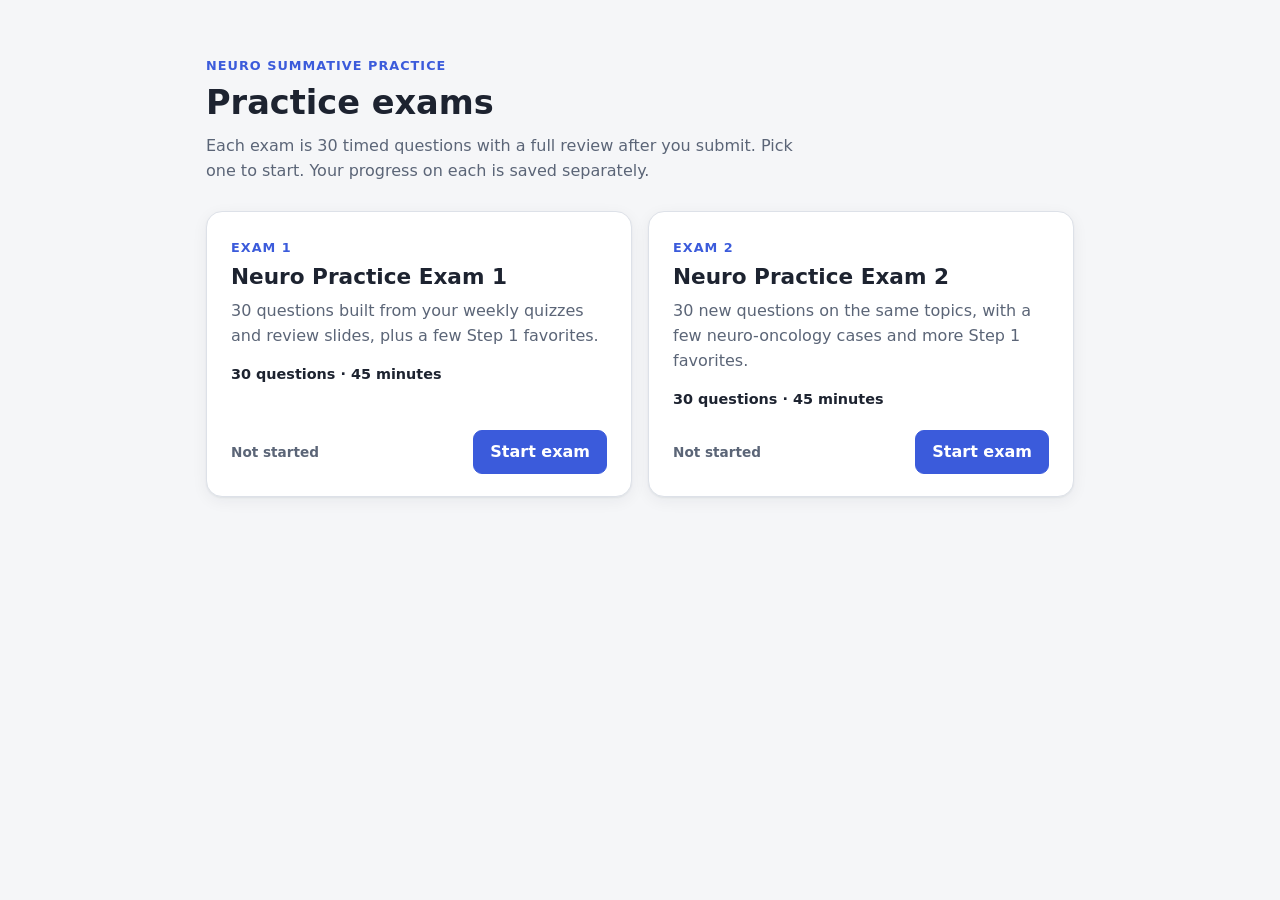
<file: index.html>
<!doctype html>
<html lang="en">
<head>
  <meta charset="utf-8">
  <meta name="viewport" content="width=device-width, initial-scale=1">
  <title>Neuro Practice Exams</title>
  <meta name="robots" content="noindex">
  <link rel="icon" href="data:image/svg+xml,<svg xmlns='http://www.w3.org/2000/svg' viewBox='0 0 100 100'><text y='.9em' font-size='90'>🧠</text></svg>">
  <link rel="stylesheet" href="css/styles.css">
</head>
<body>
  <main class="home">
    <header class="home-head">
      <p class="eyebrow">Neuro summative practice</p>
      <h1>Practice exams</h1>
      <p class="lede">Each exam is 30 timed questions with a full review after you submit. Pick one to start. Your progress on each is saved separately.</p>
    </header>

    <ul id="exam-cards" class="exam-cards" aria-label="Practice exams"></ul>
  </main>

  <script src="js/config.js"></script>
  <script src="js/exams/list.js"></script>
  <script src="js/home.js"></script>
</body>
</html>
</file>
<file: css/styles.css>
/* ---------- Theme tokens ---------- */
:root {
  --bg: #f5f6f8;
  --surface: #ffffff;
  --surface-2: #eef0f4;
  --text: #1d2330;
  --muted: #5b6577;
  --border: #dde1e8;
  --accent: #3b5bdb;
  --accent-text: #ffffff;
  --accent-soft: #e7ecff;
  --correct: #2b8a3e;
  --correct-soft: #e6f4ea;
  --wrong: #c92a2a;
  --wrong-soft: #fdecec;
  --flag: #e8590c;
  --flag-soft: #fff1e6;
  --warn: #e67700;
  --shadow: 0 1px 2px rgba(20, 30, 50, .06), 0 4px 16px rgba(20, 30, 50, .06);
  --radius: 12px;
  color-scheme: light;
}

@media (prefers-color-scheme: dark) {
  :root:not([data-theme="light"]) {
    --bg: #11141a;
    --surface: #1a1e26;
    --surface-2: #232834;
    --text: #e6e9ef;
    --muted: #9aa4b2;
    --border: #2d3442;
    --accent: #7b93ff;
    --accent-text: #0e1220;
    --accent-soft: #232c4d;
    --correct: #5ccf72;
    --correct-soft: #1b3324;
    --wrong: #ff7b7b;
    --wrong-soft: #3a1f22;
    --flag: #ffa94d;
    --flag-soft: #3a2a1a;
    --warn: #ffc078;
    --shadow: 0 1px 2px rgba(0, 0, 0, .3), 0 4px 16px rgba(0, 0, 0, .25);
    color-scheme: dark;
  }
}

/* ---------- Base ---------- */
* { box-sizing: border-box; }
html { -webkit-text-size-adjust: 100%; }
body {
  margin: 0;
  background: var(--bg);
  color: var(--text);
  font: 16px/1.55 system-ui, -apple-system, "Segoe UI", Roboto, "Helvetica Neue", Arial, sans-serif;
}
h1, h2, h3 { line-height: 1.25; margin: 0; }
button { font: inherit; color: inherit; }
kbd {
  font: 600 .8em/1 ui-monospace, "SFMono-Regular", Consolas, monospace;
  padding: .2em .45em;
  border: 1px solid var(--border);
  border-bottom-width: 2px;
  border-radius: 5px;
  background: var(--surface-2);
}
[hidden] { display: none !important; }

.btn {
  display: inline-flex;
  align-items: center;
  justify-content: center;
  gap: .4em;
  padding: .55em 1em;
  border: 1px solid var(--border);
  border-radius: 9px;
  background: var(--surface);
  cursor: pointer;
  font-weight: 600;
  transition: background .15s, border-color .15s;
}
.btn:hover { background: var(--surface-2); }
.btn:disabled { opacity: .45; cursor: default; }
.btn:focus-visible, .choice:focus-visible, .strike-btn:focus-visible, .nav-grid button:focus-visible {
  outline: 3px solid var(--accent);
  outline-offset: 2px;
}
.btn.primary { background: var(--accent); border-color: var(--accent); color: var(--accent-text); }
.btn.primary:hover { filter: brightness(1.08); }
.btn.danger { background: var(--wrong); border-color: var(--wrong); color: #fff; }
.btn.ghost { background: transparent; }
a.btn { text-decoration: none; color: var(--text); }
a.btn.primary { color: var(--accent-text); }
.btn.large { padding: .8em 1.6em; font-size: 1.05rem; }

/* ---------- Homepage ---------- */
.home {
  width: min(900px, 100%);
  margin: 0 auto;
  padding: 56px 16px 40px;
}
.home-head { margin-bottom: 28px; }
.home-head h1 { font-size: 2.1rem; }
.home-head .lede { max-width: 60ch; margin-bottom: 0; }
.exam-cards {
  list-style: none;
  padding: 0;
  margin: 0;
  display: grid;
  grid-template-columns: repeat(auto-fit, minmax(280px, 1fr));
  gap: 16px;
}
.exam-card {
  display: flex;
  flex-direction: column;
  background: var(--surface);
  border: 1px solid var(--border);
  border-radius: 16px;
  box-shadow: var(--shadow);
  padding: 26px 24px 22px;
}
.exam-card h2 { font-size: 1.35rem; }
.exam-card .lede { margin: 8px 0 14px; }
.exam-meta { margin: 0 0 20px; font-weight: 600; font-size: .9rem; }
.exam-card-foot {
  margin-top: auto;
  display: flex;
  align-items: center;
  justify-content: space-between;
  gap: 12px;
  flex-wrap: wrap;
}
.status { font-size: .85rem; font-weight: 600; color: var(--muted); }
.status.progress { color: var(--warn); }
.status.done { color: var(--correct); }
.back-link {
  display: inline-block;
  margin-bottom: 18px;
  color: var(--muted);
  font-size: .9rem;
  font-weight: 600;
  text-decoration: none;
}
.back-link:hover { color: var(--accent); }

/* ---------- Start screen ---------- */
.start {
  min-height: 100vh;
  display: grid;
  place-items: center;
  padding: 32px 16px;
}
.start-card {
  width: min(640px, 100%);
  background: var(--surface);
  border: 1px solid var(--border);
  border-radius: 16px;
  box-shadow: var(--shadow);
  padding: 36px 32px;
}
.eyebrow {
  margin: 0 0 6px;
  color: var(--accent);
  font-weight: 700;
  font-size: .8rem;
  letter-spacing: .08em;
  text-transform: uppercase;
}
.start h1 { font-size: 1.9rem; }
.lede { color: var(--muted); margin: 10px 0 24px; }
.facts {
  list-style: none;
  padding: 0;
  margin: 0 0 24px;
  display: grid;
  grid-template-columns: repeat(3, 1fr);
  gap: 10px;
}
.facts li {
  background: var(--surface-2);
  border-radius: 10px;
  padding: 12px;
  text-align: center;
}
.facts strong { display: block; font-size: 1.4rem; }
.facts span { color: var(--muted); font-size: .85rem; }
.tips h2 { font-size: 1rem; margin-bottom: 6px; }
.tips ul { margin: 0 0 24px; padding-left: 1.2em; color: var(--muted); }
.tips li { margin: 4px 0; }
.inline-x {
  display: inline-grid;
  place-items: center;
  width: 1.4em;
  height: 1.4em;
  border: 1px solid var(--border);
  border-radius: 6px;
  font-size: .8em;
}
.name-field { display: block; margin-bottom: 20px; }
.name-field span { display: block; font-weight: 600; margin-bottom: 6px; }
.name-field em { color: var(--muted); font-weight: 400; font-style: normal; }
.name-field input {
  width: 100%;
  padding: .65em .8em;
  font: inherit;
  color: var(--text);
  background: var(--bg);
  border: 1px solid var(--border);
  border-radius: 9px;
}
.name-field input:focus { outline: 2px solid var(--accent); border-color: transparent; }
.resume-note {
  background: var(--accent-soft);
  border-radius: 9px;
  padding: 10px 14px;
  margin: 0 0 16px;
}

/* ---------- Exam screen ---------- */
.exam { min-height: 100vh; display: flex; flex-direction: column; }
.exam-bar {
  position: sticky;
  top: 0;
  z-index: 20;
  display: grid;
  grid-template-columns: 1fr auto 1fr;
  align-items: center;
  gap: 12px;
  padding: 10px 20px;
  background: var(--surface);
  border-bottom: 1px solid var(--border);
}
.bar-left, .bar-right { display: flex; align-items: center; gap: 8px; }
.bar-right { justify-content: flex-end; }
.q-number {
  display: flex;
  align-items: center;
  gap: 4px;
  margin: 0 0 16px;
  padding-bottom: 12px;
  border-bottom: 1px solid var(--border);
  font-size: 1.15rem;
  font-weight: 700;
}
.q-number span { color: var(--muted); font-weight: 500; }
.q-number .tag { margin-left: 8px; }
.timer {
  font: 700 1.35rem/1 ui-monospace, "SFMono-Regular", Consolas, monospace;
  font-variant-numeric: tabular-nums;
  padding: .35em .7em;
  border-radius: 8px;
  background: var(--surface-2);
}
.timer.warn { color: var(--warn); background: var(--flag-soft); }
.timer.danger { color: #fff; background: var(--wrong); }
.flag-btn[aria-pressed="true"] { color: var(--flag); border-color: var(--flag); background: var(--flag-soft); }
.nav-toggle { display: none; }

.exam-body {
  flex: 1;
  width: 100%;
  max-width: 1180px;
  margin: 0 auto;
  padding: 24px 20px 96px;
  display: grid;
  grid-template-columns: minmax(0, 1fr) 232px;
  gap: 24px;
  align-items: start;
}
.question-card {
  background: var(--surface);
  border: 1px solid var(--border);
  border-radius: var(--radius);
  box-shadow: var(--shadow);
  padding: 28px 32px;
}
.stem p { margin: 0 0 14px; font-size: 1.05rem; line-height: 1.65; max-width: 72ch; }
.stem .lead-in { font-weight: 700; margin-top: 18px; }
.figure { margin: 18px 0; }
.figure img {
  display: block;
  max-width: 100%;
  height: auto;
  border: 1px solid var(--border);
  border-radius: 10px;
}
.figure figcaption { color: var(--muted); font-size: .85rem; margin-top: 6px; }

.choices { list-style: none; margin: 18px 0 0; padding: 0; display: grid; gap: 10px; }
.choice-row { display: flex; gap: 8px; align-items: stretch; }
.choice {
  flex: 1;
  display: flex;
  gap: 12px;
  align-items: flex-start;
  text-align: left;
  padding: 12px 14px;
  background: var(--surface);
  border: 1.5px solid var(--border);
  border-radius: 10px;
  cursor: pointer;
  line-height: 1.45;
  transition: border-color .12s, background .12s;
}
.choice:hover { border-color: var(--accent); }
.choice .letter {
  flex: none;
  display: grid;
  place-items: center;
  width: 28px;
  height: 28px;
  border-radius: 50%;
  border: 1.5px solid var(--border);
  font-weight: 700;
  font-size: .9rem;
}
.choice .text { padding-top: 2px; }
.choice[aria-pressed="true"] { border-color: var(--accent); background: var(--accent-soft); }
.choice[aria-pressed="true"] .letter { background: var(--accent); border-color: var(--accent); color: var(--accent-text); }
.choice-row.struck .choice { opacity: .5; }
.choice-row.struck .choice .text { text-decoration: line-through; text-decoration-thickness: 2px; }
.strike-btn {
  flex: none;
  width: 40px;
  border: 1px solid var(--border);
  border-radius: 10px;
  background: transparent;
  color: var(--muted);
  cursor: pointer;
  font-size: .95rem;
}
.strike-btn:hover { background: var(--surface-2); color: var(--text); }
.strike-btn[aria-pressed="true"] { background: var(--surface-2); color: var(--text); }

.navigator {
  position: sticky;
  top: 80px;
  background: var(--surface);
  border: 1px solid var(--border);
  border-radius: var(--radius);
  padding: 16px;
}
.navigator h2 { font-size: .95rem; margin-bottom: 12px; }
.nav-grid { display: grid; grid-template-columns: repeat(5, 1fr); gap: 6px; }
.nav-grid button {
  position: relative;
  aspect-ratio: 1;
  border: 1.5px solid var(--border);
  border-radius: 8px;
  background: var(--surface);
  font-weight: 600;
  font-size: .85rem;
  cursor: pointer;
  font-variant-numeric: tabular-nums;
}
.nav-grid button.answered { background: var(--accent-soft); border-color: var(--accent-soft); }
.nav-grid button.current { border-color: var(--accent); box-shadow: 0 0 0 2px var(--accent) inset; }
.nav-grid button.flagged::after {
  content: "";
  position: absolute;
  top: 3px;
  right: 3px;
  width: 7px;
  height: 7px;
  border-radius: 50%;
  background: var(--flag);
}
.legend { list-style: none; padding: 0; margin: 14px 0 0; display: grid; gap: 4px; font-size: .8rem; color: var(--muted); }
.legend li { display: flex; align-items: center; gap: 8px; }
.swatch { position: relative; width: 14px; height: 14px; border-radius: 4px; border: 1.5px solid var(--border); background: var(--surface); }
.swatch.answered { background: var(--accent-soft); border-color: var(--accent-soft); }
.swatch.flagged::after { content: ""; position: absolute; top: 2px; right: 2px; width: 6px; height: 6px; border-radius: 50%; background: var(--flag); }

.exam-footer {
  position: fixed;
  left: 0;
  right: 0;
  bottom: 0;
  z-index: 20;
  display: flex;
  justify-content: space-between;
  gap: 12px;
  padding: 12px 20px;
  background: var(--surface);
  border-top: 1px solid var(--border);
}
.exam-footer .btn { min-width: 130px; }

/* ---------- Dialogs ---------- */
.dialog {
  width: min(440px, calc(100vw - 32px));
  border: 1px solid var(--border);
  border-radius: 14px;
  background: var(--surface);
  color: var(--text);
  box-shadow: var(--shadow);
  padding: 24px;
}
.dialog::backdrop { background: rgba(10, 14, 22, .45); }
.dialog h2 { font-size: 1.2rem; margin-bottom: 8px; }
.dialog p { color: var(--muted); margin: 0 0 20px; }
.dialog-actions { display: flex; justify-content: flex-end; gap: 10px; flex-wrap: wrap; }

/* ---------- Results ---------- */
.results { max-width: 920px; margin: 0 auto; padding: 32px 20px 64px; }
.results-head {
  background: var(--surface);
  border: 1px solid var(--border);
  border-radius: 16px;
  box-shadow: var(--shadow);
  padding: 28px 32px;
  display: grid;
  grid-template-columns: auto 1fr;
  gap: 28px;
  align-items: center;
}
.score-ring {
  --pct: 0;
  width: 148px;
  height: 148px;
  border-radius: 50%;
  display: grid;
  place-items: center;
  background: conic-gradient(var(--accent) calc(var(--pct) * 1%), var(--surface-2) 0);
}
.score-ring > div {
  width: 118px;
  height: 118px;
  border-radius: 50%;
  background: var(--surface);
  display: grid;
  place-items: center;
  text-align: center;
}
.score-ring strong { display: block; font-size: 2rem; line-height: 1; }
.score-ring span { color: var(--muted); font-size: .85rem; }
.results-head h1 { font-size: 1.6rem; margin-bottom: 6px; }
.results-head .verdict { color: var(--muted); margin: 0 0 14px; }
.goal-bar { position: relative; height: 10px; border-radius: 99px; background: var(--surface-2); margin: 6px 0 4px; }
.goal-bar .fill { position: absolute; inset: 0 auto 0 0; border-radius: 99px; background: var(--accent); }
.goal-bar .goal { position: absolute; top: -4px; bottom: -4px; width: 2px; background: var(--text); }
.goal-caption { font-size: .8rem; color: var(--muted); }
.save-status { margin: 12px 0 0; font-size: .85rem; color: var(--muted); }
.save-status.ok { color: var(--correct); }
.save-status.err { color: var(--wrong); }

.stat-row { display: grid; grid-template-columns: repeat(4, 1fr); gap: 12px; margin: 16px 0; }
.stat {
  background: var(--surface);
  border: 1px solid var(--border);
  border-radius: var(--radius);
  padding: 14px 16px;
}
.stat strong { display: block; font-size: 1.3rem; font-variant-numeric: tabular-nums; }
.stat span { color: var(--muted); font-size: .8rem; }

.panel {
  background: var(--surface);
  border: 1px solid var(--border);
  border-radius: var(--radius);
  padding: 22px 24px;
  margin: 16px 0;
}
.panel > h2 { font-size: 1.1rem; margin-bottom: 4px; }
.panel > .sub { color: var(--muted); font-size: .9rem; margin: 0 0 16px; }

.topic-list { list-style: none; margin: 0; padding: 0; display: grid; gap: 12px; }
.topic-row { display: grid; grid-template-columns: minmax(150px, 230px) 1fr 52px; gap: 14px; align-items: center; font-size: .92rem; }
.topic-row .bar { height: 10px; border-radius: 99px; background: var(--surface-2); overflow: hidden; }
.topic-row .bar div { height: 100%; border-radius: 99px; }
.topic-row .bar .good { background: var(--correct); }
.topic-row .bar .mid { background: var(--warn); }
.topic-row .bar .low { background: var(--wrong); }
.topic-row .count { text-align: right; font-variant-numeric: tabular-nums; color: var(--muted); }
.source-split { margin: 16px 0 0; color: var(--muted); font-size: .88rem; }

.slow-list { margin: 0; padding-left: 1.2em; }
.slow-list li { margin: 3px 0; }
.link-btn { background: none; border: 0; padding: 0; color: var(--accent); font-weight: 600; cursor: pointer; text-decoration: underline; text-underline-offset: 2px; }

.review-tools { display: flex; flex-wrap: wrap; gap: 8px; align-items: center; margin-bottom: 16px; }
.chip {
  border: 1px solid var(--border);
  background: var(--surface);
  border-radius: 99px;
  padding: .35em .9em;
  font-size: .88rem;
  font-weight: 600;
  cursor: pointer;
}
.chip[aria-pressed="true"] { background: var(--text); color: var(--bg); border-color: var(--text); }
.review-tools select {
  font: inherit;
  font-size: .88rem;
  color: var(--text);
  background: var(--surface);
  border: 1px solid var(--border);
  border-radius: 99px;
  padding: .35em .8em;
}
.review-tools .spacer { flex: 1; }

.review-list { display: grid; gap: 10px; }
.review-item {
  border: 1px solid var(--border);
  border-left: 4px solid var(--border);
  border-radius: 10px;
  background: var(--surface);
}
.review-item.is-right { border-left-color: var(--correct); }
.review-item.is-wrong { border-left-color: var(--wrong); }
.review-item > summary {
  list-style: none;
  cursor: pointer;
  padding: 12px 16px;
  display: grid;
  grid-template-columns: auto 1fr auto;
  gap: 12px;
  align-items: center;
}
.review-item > summary::-webkit-details-marker { display: none; }
.review-item > summary .mark {
  width: 26px;
  height: 26px;
  border-radius: 50%;
  display: grid;
  place-items: center;
  font-weight: 800;
  font-size: .85rem;
}
.review-item.is-right .mark { background: var(--correct-soft); color: var(--correct); }
.review-item.is-wrong .mark { background: var(--wrong-soft); color: var(--wrong); }
.review-item .sum-main { min-width: 0; }
.review-item .sum-title { font-weight: 700; }
.review-item .sum-snippet { color: var(--muted); font-size: .88rem; white-space: nowrap; overflow: hidden; text-overflow: ellipsis; }
.review-item .sum-meta { display: flex; gap: 8px; align-items: center; color: var(--muted); font-size: .82rem; white-space: nowrap; }
.tag {
  display: inline-block;
  padding: .1em .55em;
  border-radius: 99px;
  font-size: .75rem;
  font-weight: 700;
  background: var(--surface-2);
  color: var(--muted);
}
.tag.flag { background: var(--flag-soft); color: var(--flag); }
.tag.step1 { background: var(--accent-soft); color: var(--accent); }
.review-body { padding: 4px 20px 20px; border-top: 1px solid var(--border); }
.review-body .stem { margin-top: 16px; }

.review-choices { list-style: none; margin: 14px 0 0; padding: 0; display: grid; gap: 8px; }
.review-choices li {
  border: 1.5px solid var(--border);
  border-radius: 10px;
  padding: 10px 14px;
}
.review-choices li.correct { border-color: var(--correct); background: var(--correct-soft); }
.review-choices li.picked-wrong { border-color: var(--wrong); background: var(--wrong-soft); }
.review-choices .rc-head { display: flex; gap: 10px; align-items: baseline; flex-wrap: wrap; font-weight: 600; }
.review-choices .rc-letter { font-weight: 800; }
.review-choices .rc-tag { font-size: .72rem; font-weight: 800; letter-spacing: .04em; text-transform: uppercase; }
.review-choices li.correct .rc-tag { color: var(--correct); }
.review-choices li.picked-wrong .rc-tag { color: var(--wrong); }
.review-choices .why { margin: 6px 0 0; color: var(--muted); font-size: .92rem; }
.explain { margin: 18px 0 0; }
.explain h3 { font-size: .95rem; margin-bottom: 4px; }
.explain p { margin: 0; }
.takeaway {
  margin: 14px 0 0;
  padding: 12px 14px;
  border-radius: 10px;
  background: var(--accent-soft);
}
.takeaway strong { color: var(--accent); }
.unanswered-note { color: var(--wrong); font-weight: 600; margin: 14px 0 0; }

.closing-note {
  margin: 28px 0 8px;
  text-align: center;
  font-size: 1.15rem;
  font-weight: 600;
}
.closing-note span { display: block; font-size: 1.8rem; margin-bottom: 4px; }
.restart { display: flex; flex-direction: column; align-items: center; gap: 14px; margin-top: 24px; }
.restart .link-btn { color: var(--muted); font-weight: 500; font-size: .85rem; }

/* ---------- Narrow screens ---------- */
@media (max-width: 860px) {
  .exam-body { grid-template-columns: minmax(0, 1fr); padding: 16px 16px 96px; }
  .nav-toggle { display: inline-flex; }
  .navigator {
    display: none;
    position: fixed;
    top: 62px;
    left: 16px;
    right: 16px;
    z-index: 30;
    box-shadow: var(--shadow);
  }
  .navigator.open { display: block; }
  .nav-grid { grid-template-columns: repeat(6, 1fr); }
}

@media (max-width: 560px) {
  .start-card { padding: 26px 20px; }
  .start h1 { font-size: 1.5rem; }
  .exam-bar { padding: 8px 12px; gap: 8px; }
  .exam-bar .btn { padding: .5em .7em; }
  .flag-btn .flag-label { display: none; }
  .timer { font-size: 1.1rem; }
  .question-card { padding: 20px 18px; }
  .stem p { font-size: 1rem; }
  .exam-footer { padding: 10px 12px; }
  .exam-footer .btn { min-width: 0; flex: 1; }
  .results { padding: 20px 16px 48px; }
  .results-head { grid-template-columns: 1fr; justify-items: center; text-align: center; padding: 24px 20px; }
  .stat-row { grid-template-columns: repeat(2, 1fr); }
  .topic-row { grid-template-columns: 1fr 52px; }
  .topic-row .bar { grid-column: 1 / -1; grid-row: 2; }
  .review-item > summary { grid-template-columns: auto 1fr; }
  .review-item .sum-meta { grid-column: 2; }
  .panel { padding: 18px 16px; }
}
</file>
